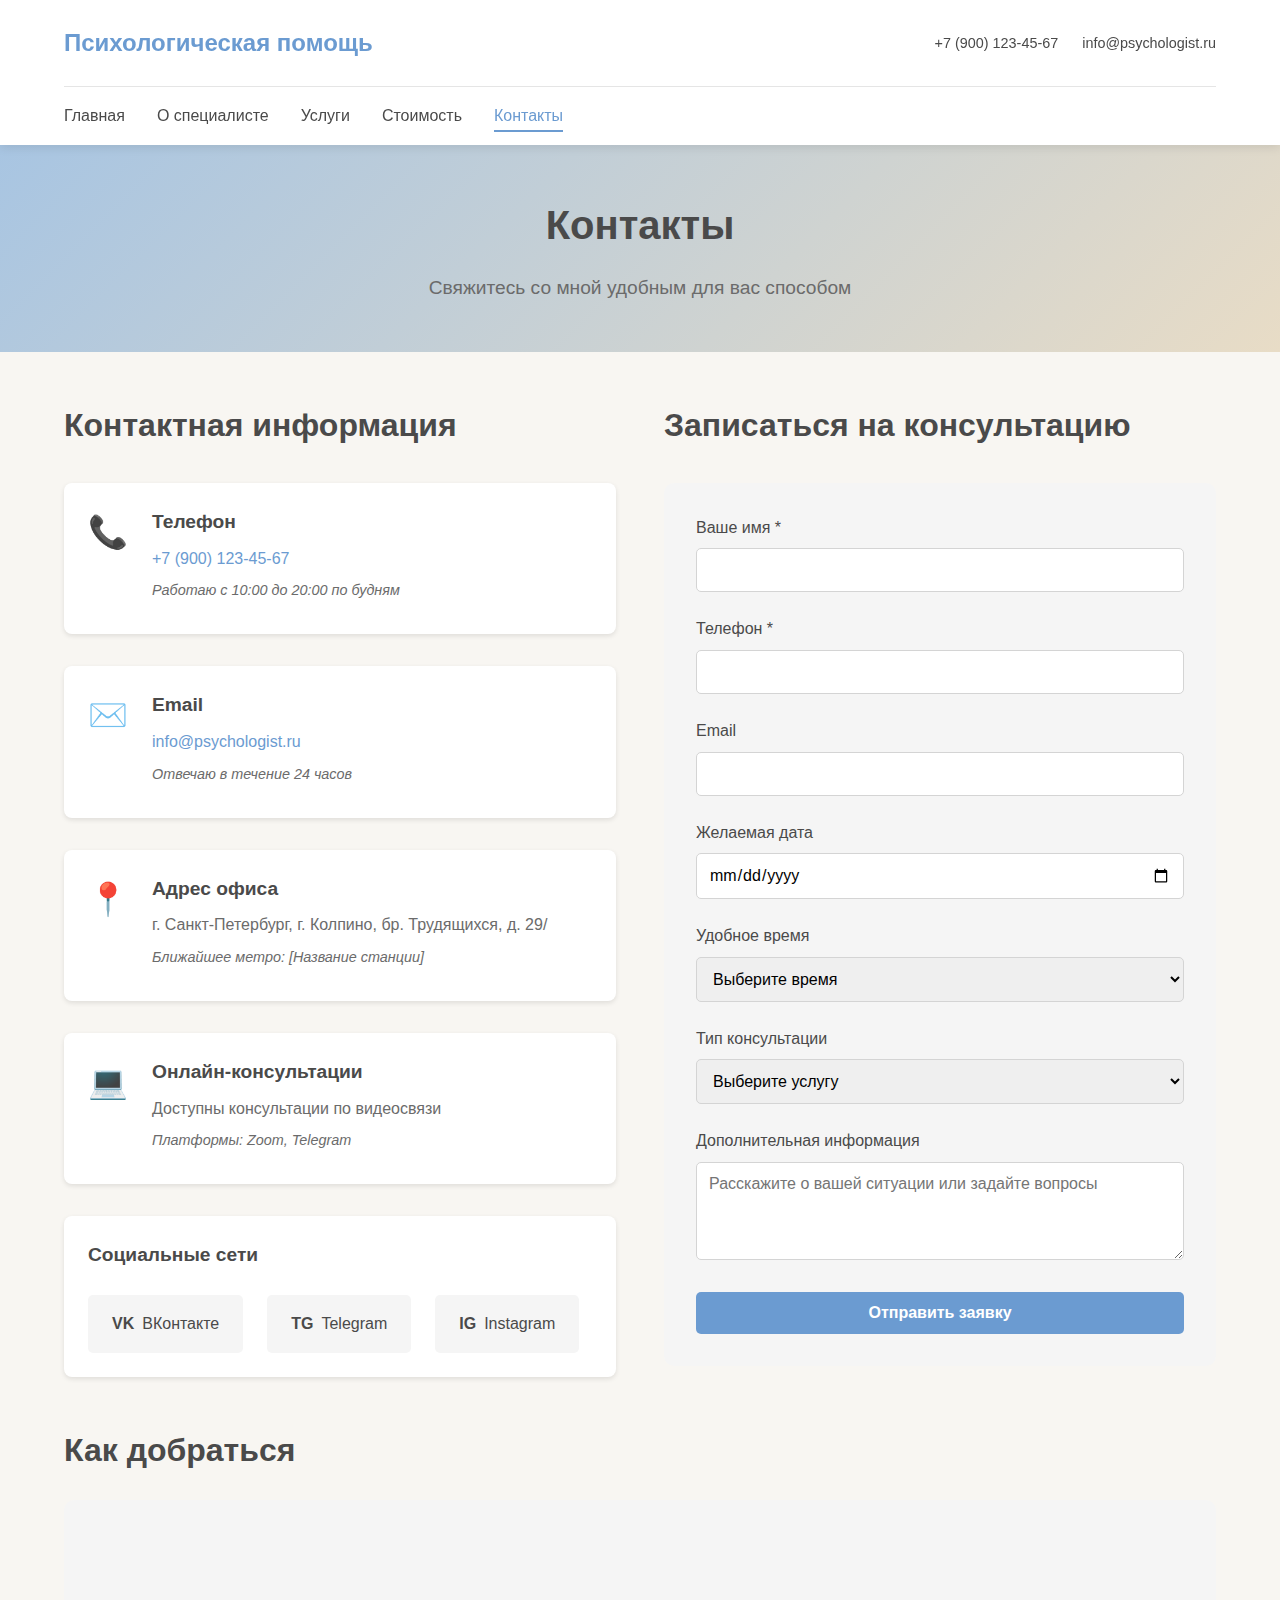
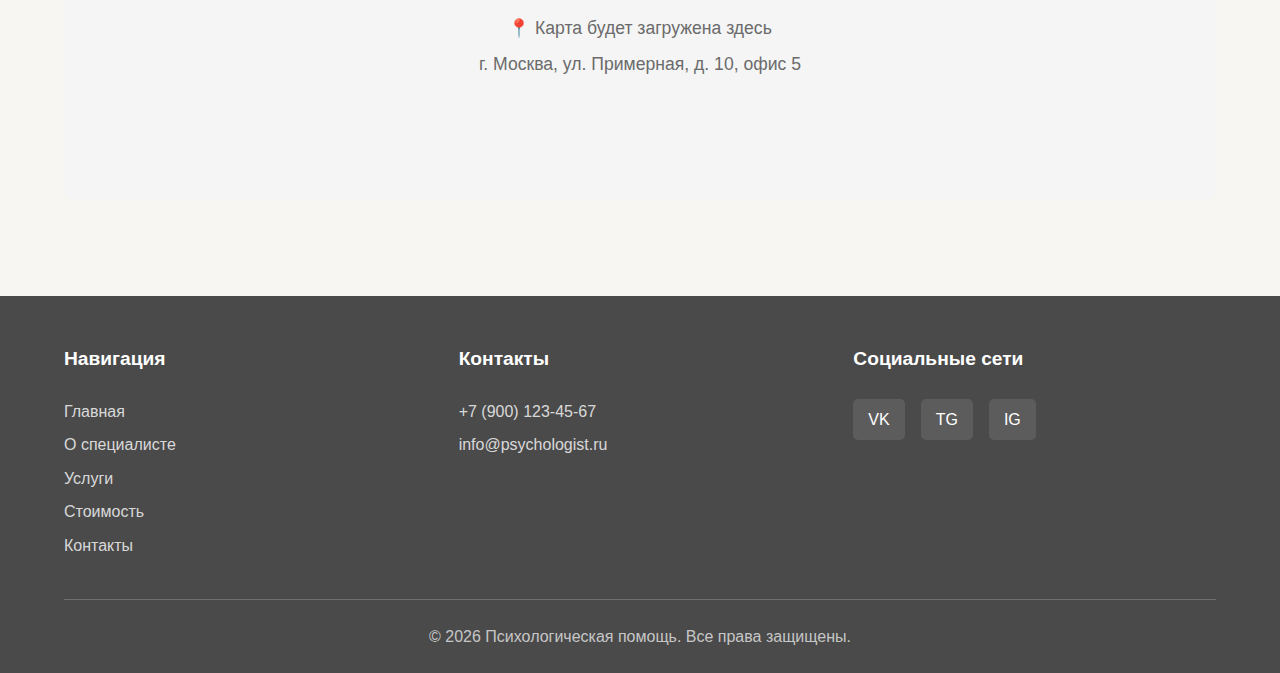
<file: contacts.html>
<!DOCTYPE html>
<html lang="ru">
<head>
    <meta charset="UTF-8">
    <meta name="viewport" content="width=device-width, initial-scale=1.0">
    <title>Контакты | Психологическая помощь</title>
    <link rel="stylesheet" href="styles.css">
</head>
<body>
    <!-- Шапка сайта -->
    <header class="header">
        <div class="container">
            <div class="header-top">
                <div class="logo">
                    <h1>Психологическая помощь</h1>
                </div>
                <div class="header-contacts">
                    <a href="tel:+79001234567" class="contact-link">+7 (900) 123-45-67</a>
                    <a href="mailto:info@psychologist.ru" class="contact-link">info@psychologist.ru</a>
                </div>
            </div>
            <nav class="navigation">
                <ul class="nav-menu">
                    <li><a href="index.html">Главная</a></li>
                    <li><a href="about.html">О специалисте</a></li>
                    <li><a href="services.html">Услуги</a></li>
                    <li><a href="pricing.html">Стоимость</a></li>
                    <li><a href="contacts.html" class="active">Контакты</a></li>
                </ul>
            </nav>
        </div>
    </header>

    <!-- Основной контент -->
    <main>
        <section class="page-header">
            <div class="container">
                <h1 class="page-title">Контакты</h1>
                <p class="page-subtitle">Свяжитесь со мной удобным для вас способом</p>
            </div>
        </section>

        <section class="contacts-content">
            <div class="container">
                <div class="contacts-wrapper">
                    <!-- Контактная информация -->
                    <div class="contact-info">
                        <h2>Контактная информация</h2>
                        
                        <div class="contact-item">
                            <div class="contact-icon">📞</div>
                            <div class="contact-details">
                                <h3>Телефон</h3>
                                <p><a href="tel:+79001234567">+7 (900) 123-45-67</a></p>
                                <p class="contact-note">Работаю с 10:00 до 20:00 по будням</p>
                            </div>
                        </div>

                        <div class="contact-item">
                            <div class="contact-icon">✉️</div>
                            <div class="contact-details">
                                <h3>Email</h3>
                                <p><a href="mailto:info@psychologist.ru">info@psychologist.ru</a></p>
                                <p class="contact-note">Отвечаю в течение 24 часов</p>
                            </div>
                        </div>

                        <div class="contact-item">
                            <div class="contact-icon">📍</div>
                            <div class="contact-details">
                                <h3>Адрес офиса</h3>
                                <p>г. Санкт-Петербург, г. Колпино, бр. Трудящихся, д. 29/</p>
                                <p class="contact-note">Ближайшее метро: [Название станции]</p>
                            </div>
                        </div>

                        <div class="contact-item">
                            <div class="contact-icon">💻</div>
                            <div class="contact-details">
                                <h3>Онлайн-консультации</h3>
                                <p>Доступны консультации по видеосвязи</p>
                                <p class="contact-note">Платформы: Zoom, Telegram</p>
                            </div>
                        </div>

                        <!-- Социальные сети -->
                        <div class="social-section">
                            <h3>Социальные сети</h3>
                            <div class="social-links-large">
                                <a href="#" class="social-link-large" target="_blank">
                                    <span class="social-icon">VK</span>
                                    <span>ВКонтакте</span>
                                </a>
                                <a href="#" class="social-link-large" target="_blank">
                                    <span class="social-icon">TG</span>
                                    <span>Telegram</span>
                                </a>
                                <a href="#" class="social-link-large" target="_blank">
                                    <span class="social-icon">IG</span>
                                    <span>Instagram</span>
                                </a>
                            </div>
                        </div>
                    </div>

                    <!-- Форма записи -->
                    <div class="contact-form-wrapper">
                        <h2>Записаться на консультацию</h2>
                        <form class="contact-form" id="appointmentForm">
                            <div class="form-group">
                                <label for="appointment-name">Ваше имя *</label>
                                <input type="text" id="appointment-name" name="name" required>
                            </div>
                            <div class="form-group">
                                <label for="appointment-phone">Телефон *</label>
                                <input type="tel" id="appointment-phone" name="phone" required>
                            </div>
                            <div class="form-group">
                                <label for="appointment-email">Email</label>
                                <input type="email" id="appointment-email" name="email">
                            </div>
                            <div class="form-group">
                                <label for="appointment-date">Желаемая дата</label>
                                <input type="date" id="appointment-date" name="date">
                            </div>
                            <div class="form-group">
                                <label for="appointment-time">Удобное время</label>
                                <select id="appointment-time" name="time">
                                    <option value="">Выберите время</option>
                                    <option value="10:00">10:00</option>
                                    <option value="11:00">11:00</option>
                                    <option value="12:00">12:00</option>
                                    <option value="13:00">13:00</option>
                                    <option value="14:00">14:00</option>
                                    <option value="15:00">15:00</option>
                                    <option value="16:00">16:00</option>
                                    <option value="17:00">17:00</option>
                                    <option value="18:00">18:00</option>
                                    <option value="19:00">19:00</option>
                                </select>
                            </div>
                            <div class="form-group">
                                <label for="appointment-service">Тип консультации</label>
                                <select id="appointment-service" name="service">
                                    <option value="">Выберите услугу</option>
                                    <option value="individual">Индивидуальная консультация</option>
                                    <option value="family">Семейная терапия</option>
                                    <option value="group">Групповая терапия</option>
                                    <option value="online">Онлайн-консультация</option>
                                </select>
                            </div>
                            <div class="form-group">
                                <label for="appointment-message">Дополнительная информация</label>
                                <textarea id="appointment-message" name="message" rows="4" placeholder="Расскажите о вашей ситуации или задайте вопросы"></textarea>
                            </div>
                            <button type="submit" class="btn btn-primary btn-block">Отправить заявку</button>
                        </form>
                    </div>
                </div>

                <!-- Карта (заглушка) -->
                <div class="map-section">
                    <h2>Как добраться</h2>
                    <div class="map-placeholder">
                        <p>📍 Карта будет загружена здесь</p>
                        <p>г. Москва, ул. Примерная, д. 10, офис 5</p>
                        <!-- Здесь можно вставить код карты Яндекс.Карт или Google Maps -->
                    </div>
                </div>
            </div>
        </section>
    </main>

    <!-- Футер -->
    <footer class="footer">
        <div class="container">
            <div class="footer-content">
                <div class="footer-section">
                    <h3>Навигация</h3>
                    <ul class="footer-links">
                        <li><a href="index.html">Главная</a></li>
                        <li><a href="about.html">О специалисте</a></li>
                        <li><a href="services.html">Услуги</a></li>
                        <li><a href="pricing.html">Стоимость</a></li>
                        <li><a href="contacts.html">Контакты</a></li>
                    </ul>
                </div>
                <div class="footer-section">
                    <h3>Контакты</h3>
                    <ul class="footer-links">
                        <li><a href="tel:+79001234567">+7 (900) 123-45-67</a></li>
                        <li><a href="mailto:info@psychologist.ru">info@psychologist.ru</a></li>
                    </ul>
                </div>
                <div class="footer-section">
                    <h3>Социальные сети</h3>
                    <div class="social-links">
                        <a href="#" class="social-link" target="_blank" aria-label="ВКонтакте">VK</a>
                        <a href="#" class="social-link" target="_blank" aria-label="Telegram">TG</a>
                        <a href="#" class="social-link" target="_blank" aria-label="Instagram">IG</a>
                    </div>
                </div>
            </div>
            <div class="footer-bottom">
                <p>&copy; 2026 Психологическая помощь. Все права защищены.</p>
            </div>
        </div>
    </footer>

    <script src="script.js"></script>
</body>
</html>
</file>
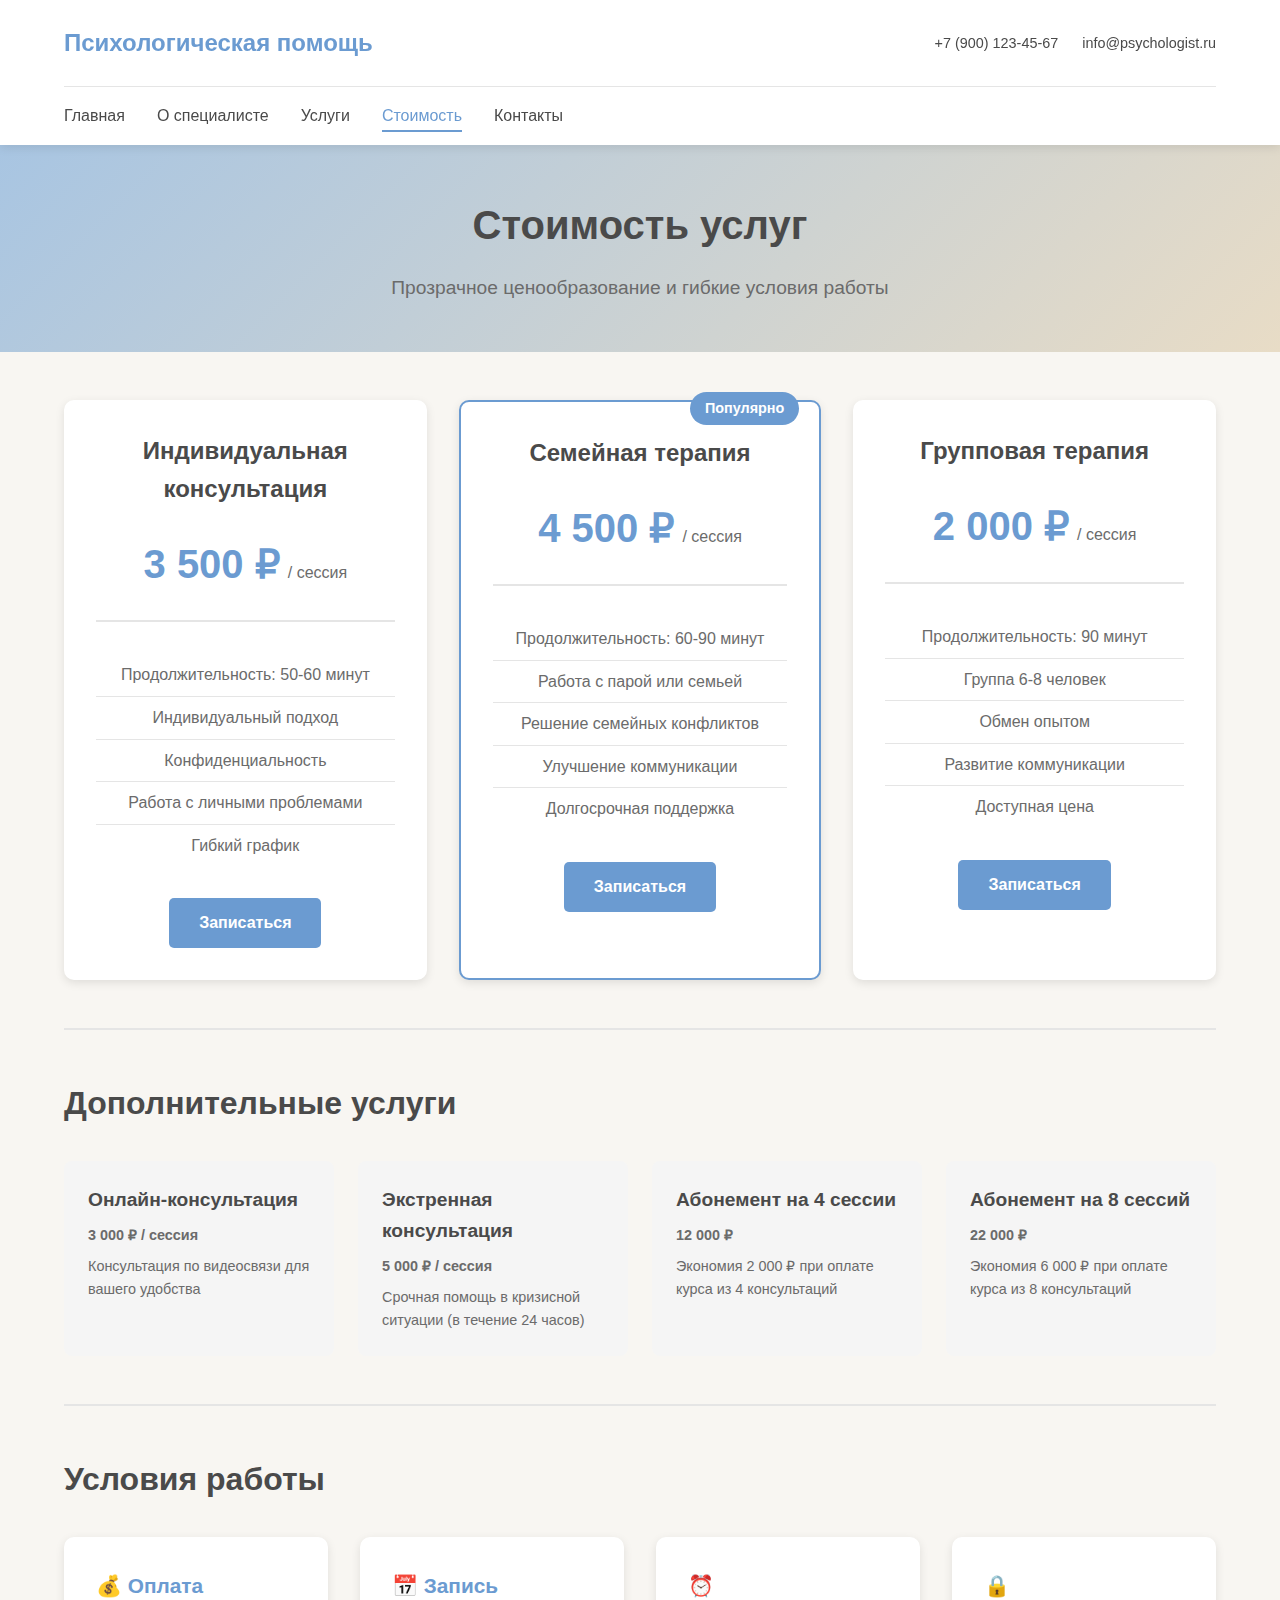
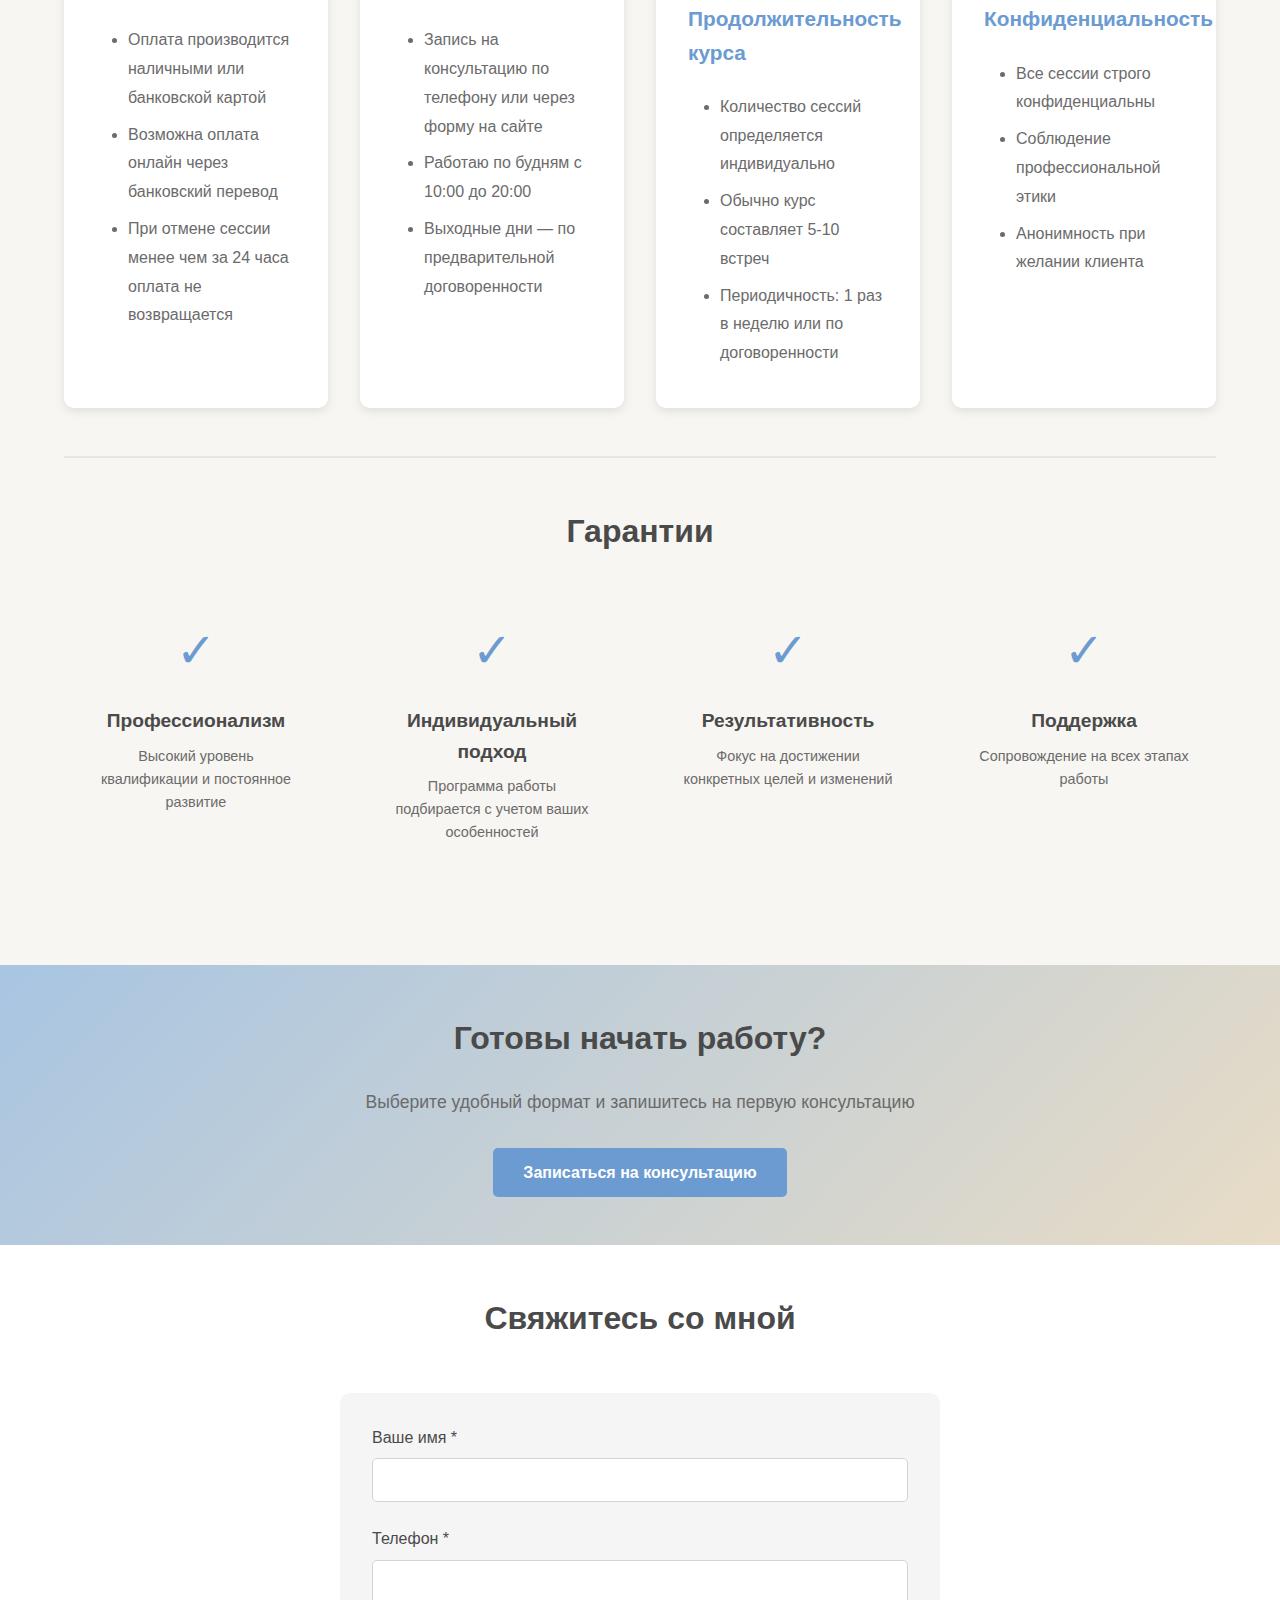
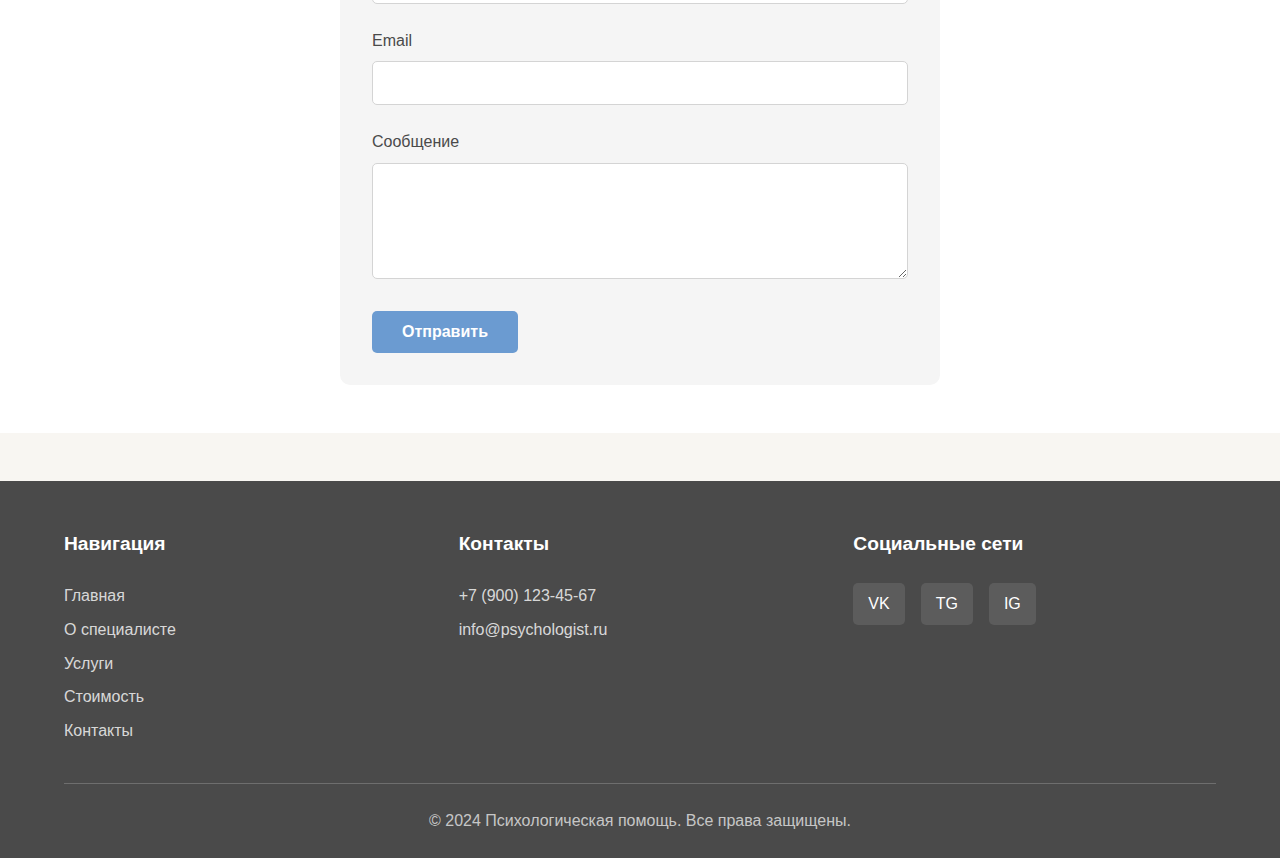
<file: pricing.html>
<!DOCTYPE html>
<html lang="ru">
<head>
    <meta charset="UTF-8">
    <meta name="viewport" content="width=device-width, initial-scale=1.0">
    <title>Стоимость | Психологическая помощь</title>
    <link rel="stylesheet" href="styles.css">
</head>
<body>
    <!-- Шапка сайта -->
    <header class="header">
        <div class="container">
            <div class="header-top">
                <div class="logo">
                    <h1>Психологическая помощь</h1>
                </div>
                <div class="header-contacts">
                    <a href="tel:+79001234567" class="contact-link">+7 (900) 123-45-67</a>
                    <a href="mailto:info@psychologist.ru" class="contact-link">info@psychologist.ru</a>
                </div>
            </div>
            <nav class="navigation">
                <ul class="nav-menu">
                    <li><a href="index.html">Главная</a></li>
                    <li><a href="about.html">О специалисте</a></li>
                    <li><a href="services.html">Услуги</a></li>
                    <li><a href="pricing.html" class="active">Стоимость</a></li>
                    <li><a href="contacts.html">Контакты</a></li>
                </ul>
            </nav>
        </div>
    </header>

    <!-- Основной контент -->
    <main>
        <section class="page-header">
            <div class="container">
                <h1 class="page-title">Стоимость услуг</h1>
                <p class="page-subtitle">Прозрачное ценообразование и гибкие условия работы</p>
            </div>
        </section>

        <section class="pricing-content">
            <div class="container">
                <div class="pricing-grid">
                    <!-- Индивидуальная консультация -->
                    <div class="pricing-card">
                        <div class="pricing-header">
                            <h2>Индивидуальная консультация</h2>
                            <div class="price">
                                <span class="price-amount">3 500 ₽</span>
                                <span class="price-period">/ сессия</span>
                            </div>
                        </div>
                        <div class="pricing-body">
                            <ul class="pricing-features">
                                <li>Продолжительность: 50-60 минут</li>
                                <li>Индивидуальный подход</li>
                                <li>Конфиденциальность</li>
                                <li>Работа с личными проблемами</li>
                                <li>Гибкий график</li>
                            </ul>
                            <a href="contacts.html" class="btn btn-primary">Записаться</a>
                        </div>
                    </div>

                    <!-- Семейная терапия -->
                    <div class="pricing-card featured">
                        <div class="pricing-badge">Популярно</div>
                        <div class="pricing-header">
                            <h2>Семейная терапия</h2>
                            <div class="price">
                                <span class="price-amount">4 500 ₽</span>
                                <span class="price-period">/ сессия</span>
                            </div>
                        </div>
                        <div class="pricing-body">
                            <ul class="pricing-features">
                                <li>Продолжительность: 60-90 минут</li>
                                <li>Работа с парой или семьей</li>
                                <li>Решение семейных конфликтов</li>
                                <li>Улучшение коммуникации</li>
                                <li>Долгосрочная поддержка</li>
                            </ul>
                            <a href="contacts.html" class="btn btn-primary">Записаться</a>
                        </div>
                    </div>

                    <!-- Групповая терапия -->
                    <div class="pricing-card">
                        <div class="pricing-header">
                            <h2>Групповая терапия</h2>
                            <div class="price">
                                <span class="price-amount">2 000 ₽</span>
                                <span class="price-period">/ сессия</span>
                            </div>
                        </div>
                        <div class="pricing-body">
                            <ul class="pricing-features">
                                <li>Продолжительность: 90 минут</li>
                                <li>Группа 6-8 человек</li>
                                <li>Обмен опытом</li>
                                <li>Развитие коммуникации</li>
                                <li>Доступная цена</li>
                            </ul>
                            <a href="contacts.html" class="btn btn-primary">Записаться</a>
                        </div>
                    </div>
                </div>

                <!-- Дополнительные услуги -->
                <div class="additional-services">
                    <h2>Дополнительные услуги</h2>
                    <div class="services-list">
                        <div class="service-item">
                            <h3>Онлайн-консультация</h3>
                            <p class="service-price">3 000 ₽ / сессия</p>
                            <p>Консультация по видеосвязи для вашего удобства</p>
                        </div>
                        <div class="service-item">
                            <h3>Экстренная консультация</h3>
                            <p class="service-price">5 000 ₽ / сессия</p>
                            <p>Срочная помощь в кризисной ситуации (в течение 24 часов)</p>
                        </div>
                        <div class="service-item">
                            <h3>Абонемент на 4 сессии</h3>
                            <p class="service-price">12 000 ₽</p>
                            <p>Экономия 2 000 ₽ при оплате курса из 4 консультаций</p>
                        </div>
                        <div class="service-item">
                            <h3>Абонемент на 8 сессий</h3>
                            <p class="service-price">22 000 ₽</p>
                            <p>Экономия 6 000 ₽ при оплате курса из 8 консультаций</p>
                        </div>
                    </div>
                </div>

                <!-- Условия работы -->
                <div class="conditions">
                    <h2>Условия работы</h2>
                    <div class="conditions-grid">
                        <div class="condition-item">
                            <h3>💰 Оплата</h3>
                            <ul>
                                <li>Оплата производится наличными или банковской картой</li>
                                <li>Возможна оплата онлайн через банковский перевод</li>
                                <li>При отмене сессии менее чем за 24 часа оплата не возвращается</li>
                            </ul>
                        </div>
                        <div class="condition-item">
                            <h3>📅 Запись</h3>
                            <ul>
                                <li>Запись на консультацию по телефону или через форму на сайте</li>
                                <li>Работаю по будням с 10:00 до 20:00</li>
                                <li>Выходные дни — по предварительной договоренности</li>
                            </ul>
                        </div>
                        <div class="condition-item">
                            <h3>⏰ Продолжительность курса</h3>
                            <ul>
                                <li>Количество сессий определяется индивидуально</li>
                                <li>Обычно курс составляет 5-10 встреч</li>
                                <li>Периодичность: 1 раз в неделю или по договоренности</li>
                            </ul>
                        </div>
                        <div class="condition-item">
                            <h3>🔒 Конфиденциальность</h3>
                            <ul>
                                <li>Все сессии строго конфиденциальны</li>
                                <li>Соблюдение профессиональной этики</li>
                                <li>Анонимность при желании клиента</li>
                            </ul>
                        </div>
                    </div>
                </div>

                <!-- Гарантии -->
                <div class="guarantees">
                    <h2>Гарантии</h2>
                    <div class="guarantees-list">
                        <div class="guarantee-item">
                            <div class="guarantee-icon">✓</div>
                            <h3>Профессионализм</h3>
                            <p>Высокий уровень квалификации и постоянное развитие</p>
                        </div>
                        <div class="guarantee-item">
                            <div class="guarantee-icon">✓</div>
                            <h3>Индивидуальный подход</h3>
                            <p>Программа работы подбирается с учетом ваших особенностей</p>
                        </div>
                        <div class="guarantee-item">
                            <div class="guarantee-icon">✓</div>
                            <h3>Результативность</h3>
                            <p>Фокус на достижении конкретных целей и изменений</p>
                        </div>
                        <div class="guarantee-item">
                            <div class="guarantee-icon">✓</div>
                            <h3>Поддержка</h3>
                            <p>Сопровождение на всех этапах работы</p>
                        </div>
                    </div>
                </div>
            </div>
        </section>

        <section class="cta-section">
            <div class="container">
                <h2>Готовы начать работу?</h2>
                <p>Выберите удобный формат и запишитесь на первую консультацию</p>
                <a href="contacts.html" class="btn btn-primary">Записаться на консультацию</a>
            </div>
        </section>

        <!-- Форма обратной связи -->
        <section class="contact-form-section">
            <div class="container">
                <h2 class="section-title">Свяжитесь со мной</h2>
                <form class="contact-form" id="contactForm">
                    <div class="form-group">
                        <label for="name">Ваше имя *</label>
                        <input type="text" id="name" name="name" required>
                    </div>
                    <div class="form-group">
                        <label for="phone">Телефон *</label>
                        <input type="tel" id="phone" name="phone" required>
                    </div>
                    <div class="form-group">
                        <label for="email">Email</label>
                        <input type="email" id="email" name="email">
                    </div>
                    <div class="form-group">
                        <label for="message">Сообщение</label>
                        <textarea id="message" name="message" rows="5"></textarea>
                    </div>
                    <button type="submit" class="btn btn-primary">Отправить</button>
                </form>
            </div>
        </section>
    </main>

    <!-- Футер -->
    <footer class="footer">
        <div class="container">
            <div class="footer-content">
                <div class="footer-section">
                    <h3>Навигация</h3>
                    <ul class="footer-links">
                        <li><a href="index.html">Главная</a></li>
                        <li><a href="about.html">О специалисте</a></li>
                        <li><a href="services.html">Услуги</a></li>
                        <li><a href="pricing.html">Стоимость</a></li>
                        <li><a href="contacts.html">Контакты</a></li>
                    </ul>
                </div>
                <div class="footer-section">
                    <h3>Контакты</h3>
                    <ul class="footer-links">
                        <li><a href="tel:+79001234567">+7 (900) 123-45-67</a></li>
                        <li><a href="mailto:info@psychologist.ru">info@psychologist.ru</a></li>
                    </ul>
                </div>
                <div class="footer-section">
                    <h3>Социальные сети</h3>
                    <div class="social-links">
                        <a href="#" class="social-link" target="_blank" aria-label="ВКонтакте">VK</a>
                        <a href="#" class="social-link" target="_blank" aria-label="Telegram">TG</a>
                        <a href="#" class="social-link" target="_blank" aria-label="Instagram">IG</a>
                    </div>
                </div>
            </div>
            <div class="footer-bottom">
                <p>&copy; 2024 Психологическая помощь. Все права защищены.</p>
            </div>
        </div>
    </footer>

    <script src="script.js"></script>
</body>
</html>
</file>
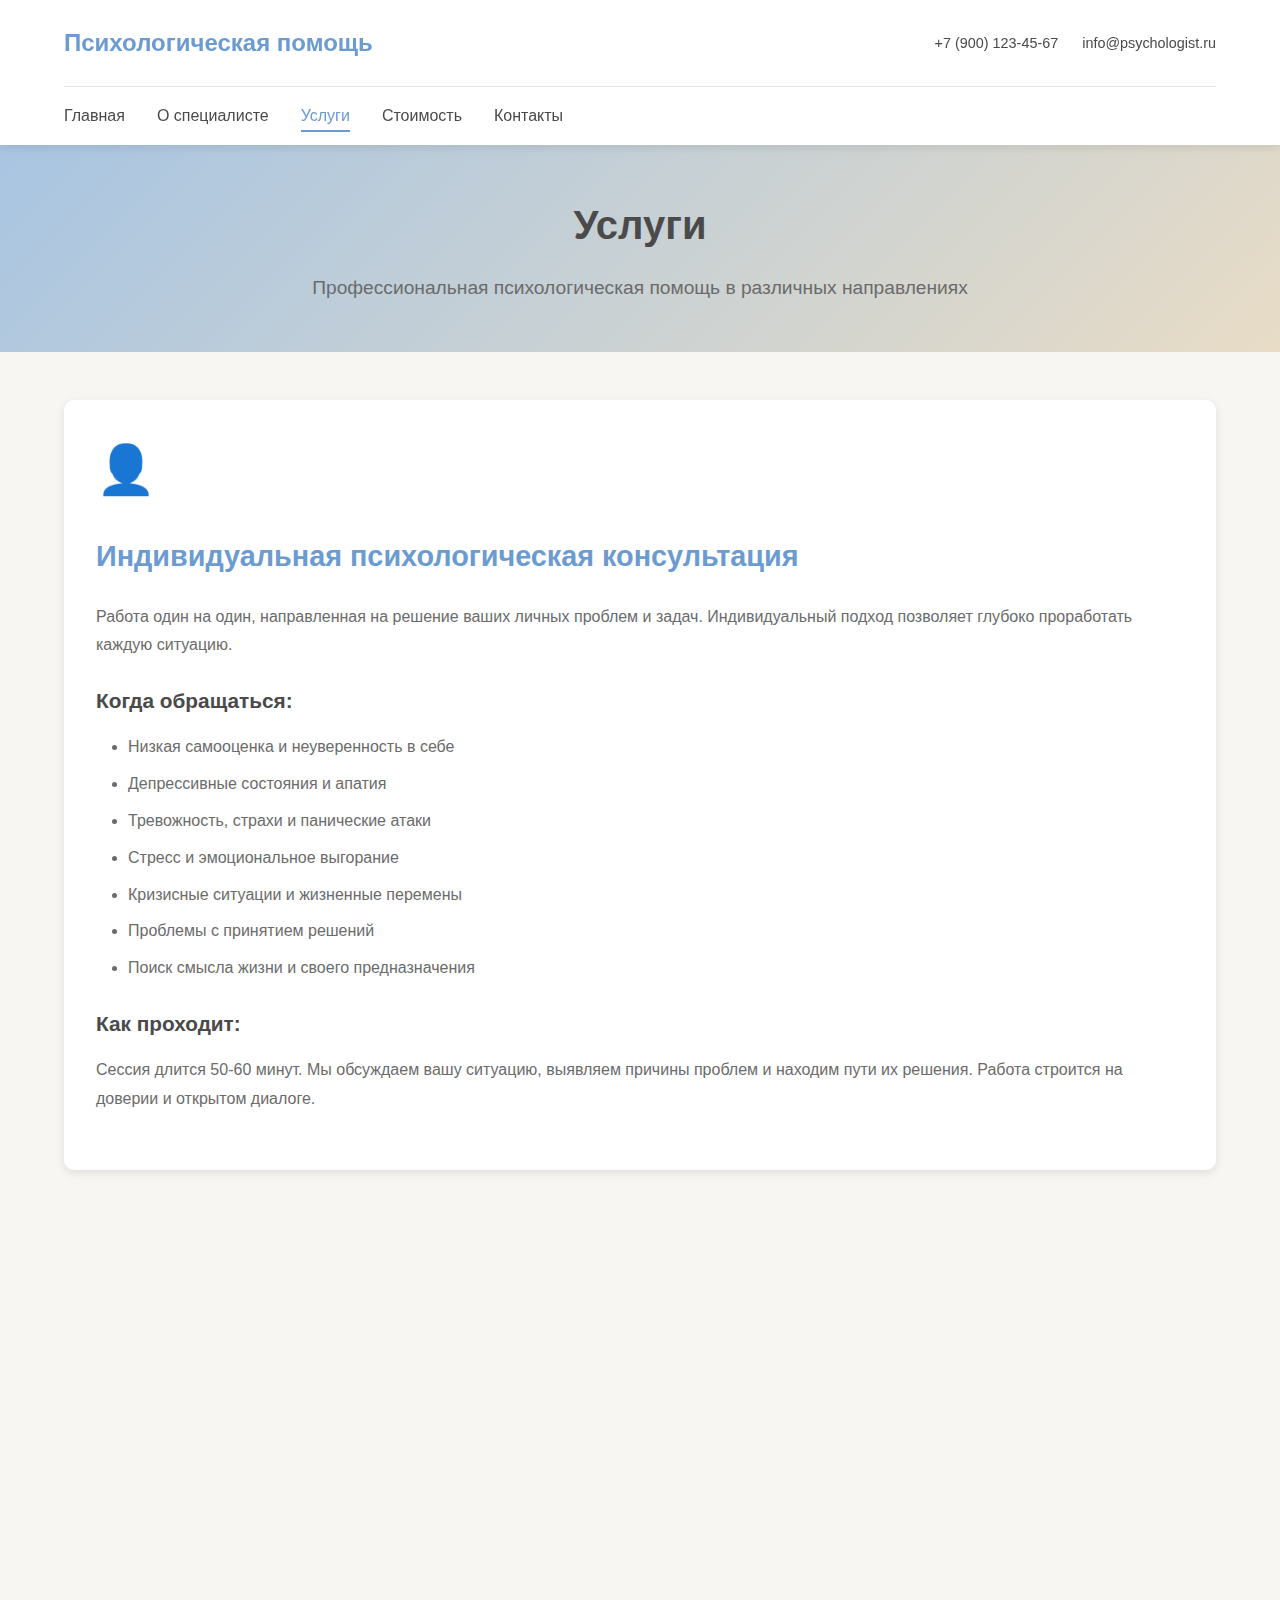
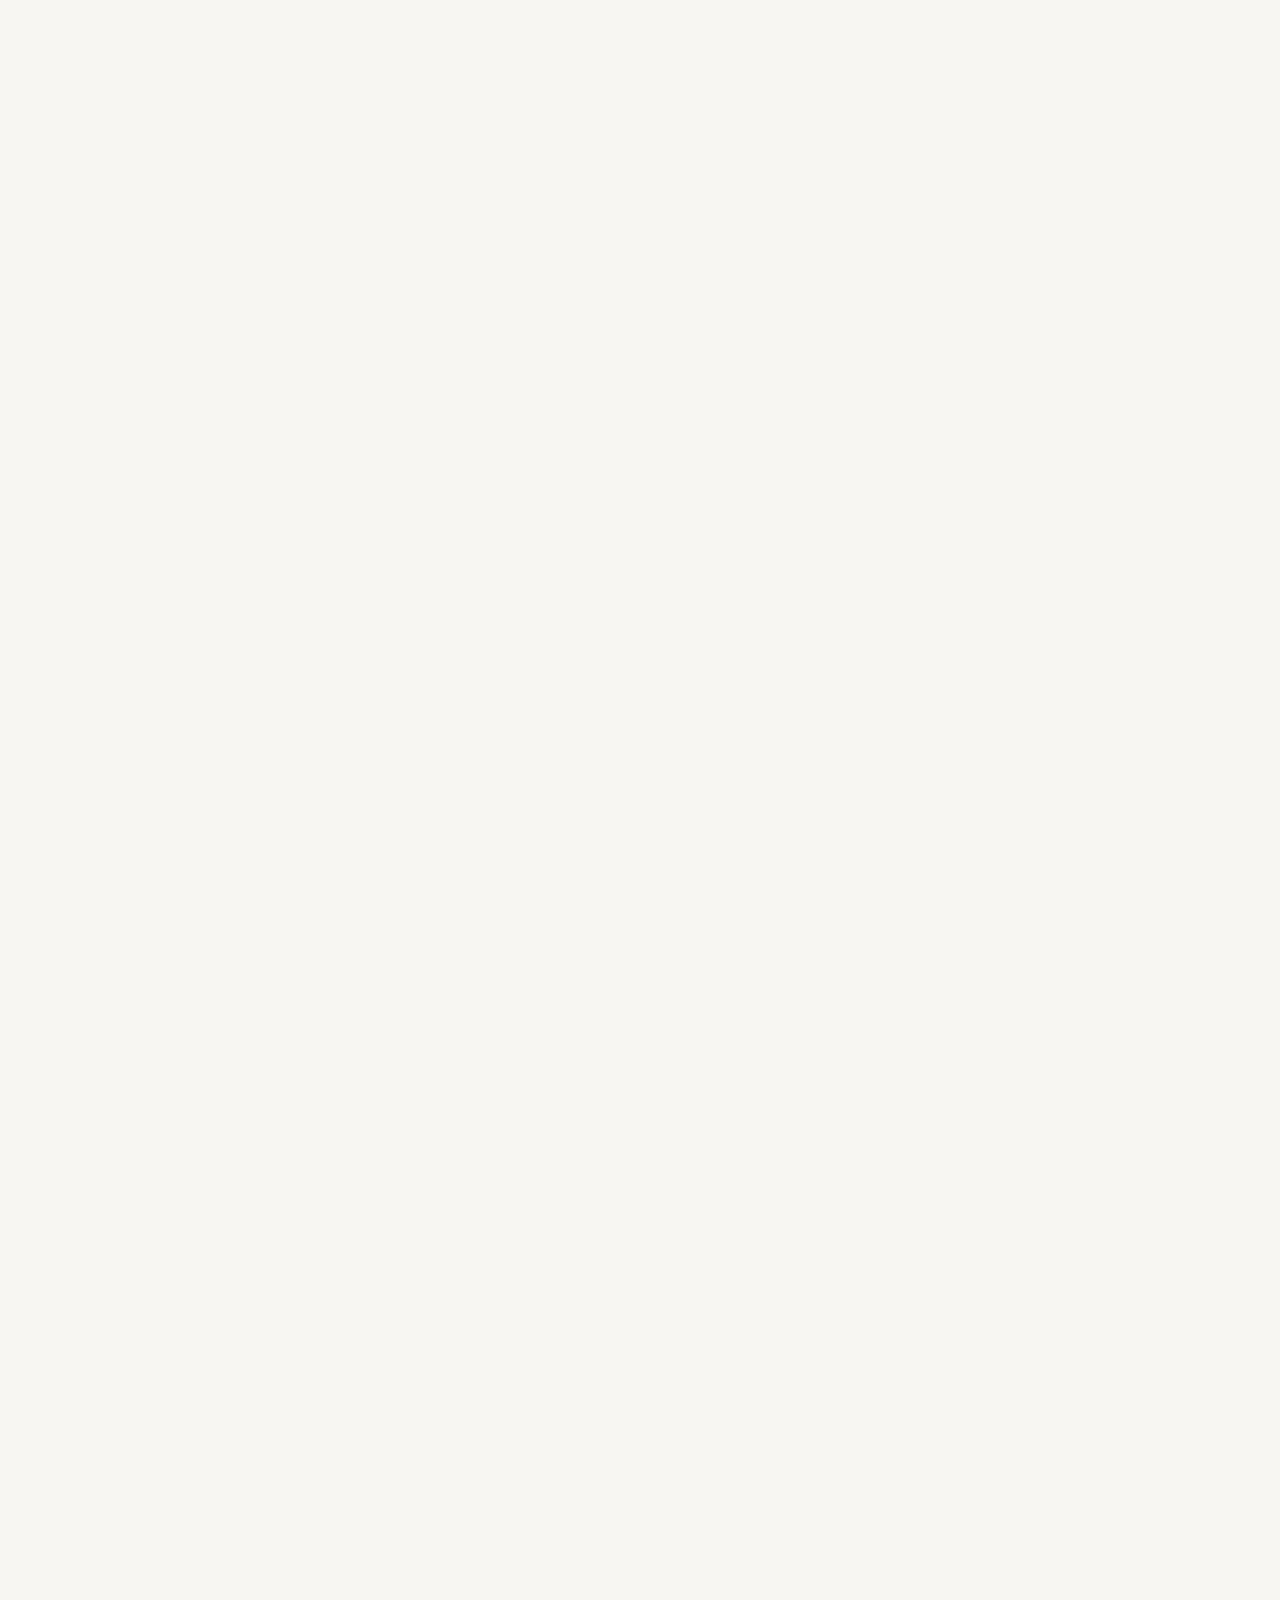
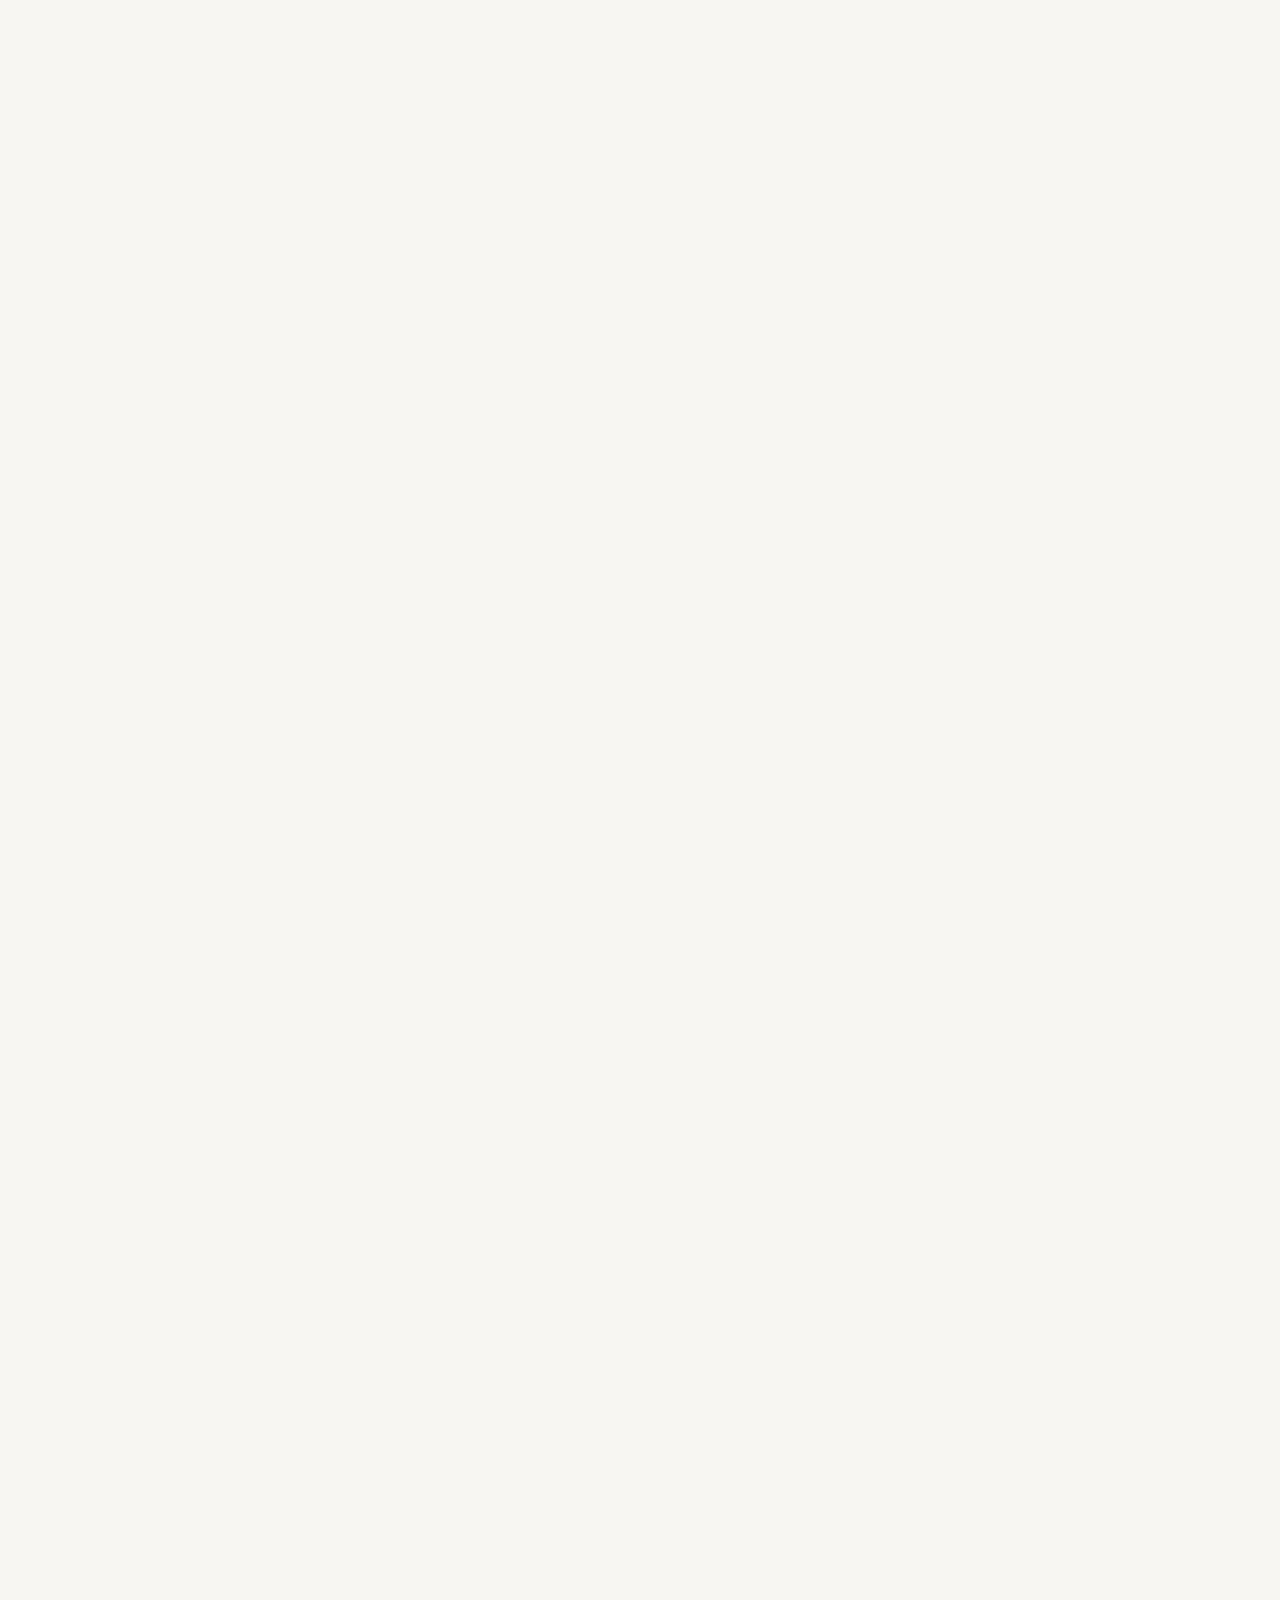
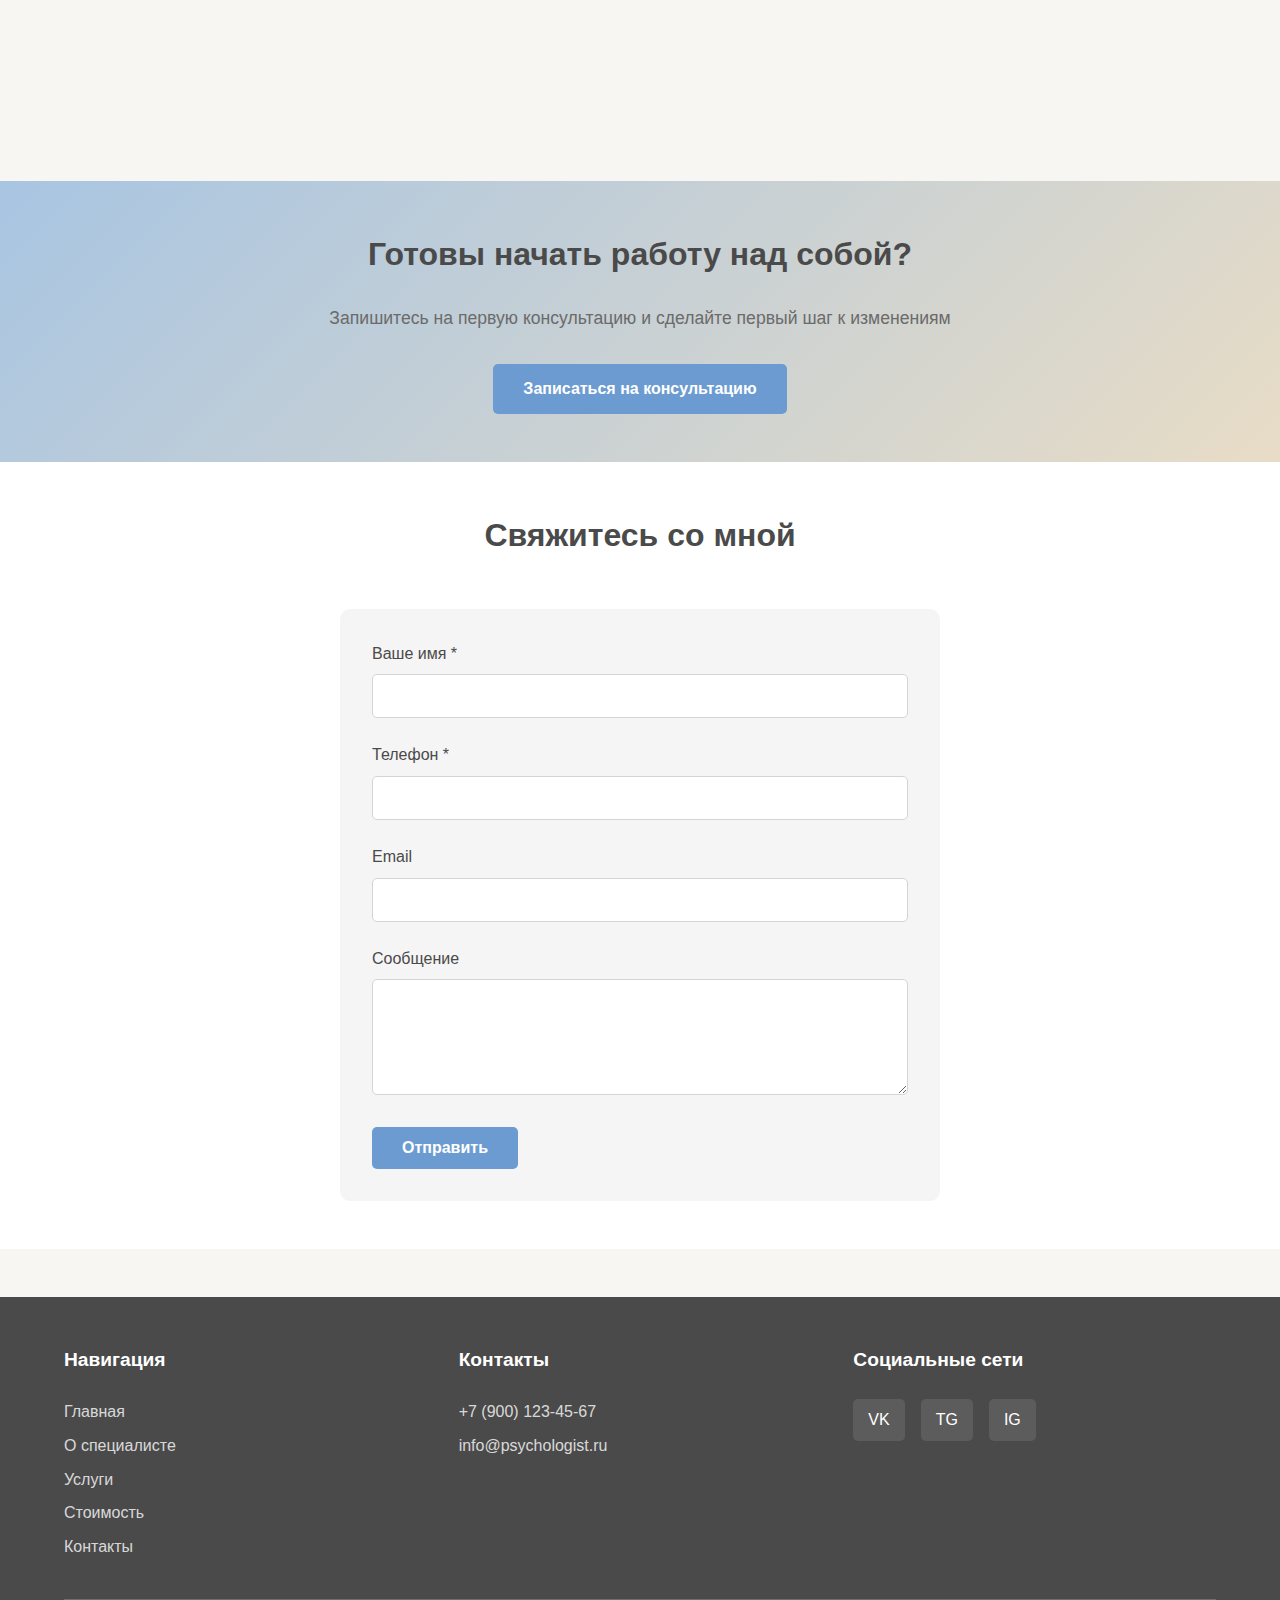
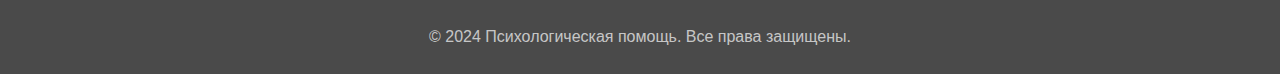
<file: services.html>
<!DOCTYPE html>
<html lang="ru">
<head>
    <meta charset="UTF-8">
    <meta name="viewport" content="width=device-width, initial-scale=1.0">
    <title>Услуги | Психологическая помощь</title>
    <link rel="stylesheet" href="styles.css">
</head>
<body>
    <!-- Шапка сайта -->
    <header class="header">
        <div class="container">
            <div class="header-top">
                <div class="logo">
                    <h1>Психологическая помощь</h1>
                </div>
                <div class="header-contacts">
                    <a href="tel:+79001234567" class="contact-link">+7 (900) 123-45-67</a>
                    <a href="mailto:info@psychologist.ru" class="contact-link">info@psychologist.ru</a>
                </div>
            </div>
            <nav class="navigation">
                <ul class="nav-menu">
                    <li><a href="index.html">Главная</a></li>
                    <li><a href="about.html">О специалисте</a></li>
                    <li><a href="services.html" class="active">Услуги</a></li>
                    <li><a href="pricing.html">Стоимость</a></li>
                    <li><a href="contacts.html">Контакты</a></li>
                </ul>
            </nav>
        </div>
    </header>

    <!-- Основной контент -->
    <main>
        <section class="page-header">
            <div class="container">
                <h1 class="page-title">Услуги</h1>
                <p class="page-subtitle">Профессиональная психологическая помощь в различных направлениях</p>
            </div>
        </section>

        <section class="services-content">
            <div class="container">
                <!-- Индивидуальная консультация -->
                <div class="service-card">
                    <div class="service-icon">👤</div>
                    <h2>Индивидуальная психологическая консультация</h2>
                    <p>Работа один на один, направленная на решение ваших личных проблем и задач. Индивидуальный подход позволяет глубоко проработать каждую ситуацию.</p>
                    <h3>Когда обращаться:</h3>
                    <ul>
                        <li>Низкая самооценка и неуверенность в себе</li>
                        <li>Депрессивные состояния и апатия</li>
                        <li>Тревожность, страхи и панические атаки</li>
                        <li>Стресс и эмоциональное выгорание</li>
                        <li>Кризисные ситуации и жизненные перемены</li>
                        <li>Проблемы с принятием решений</li>
                        <li>Поиск смысла жизни и своего предназначения</li>
                    </ul>
                    <h3>Как проходит:</h3>
                    <p>Сессия длится 50-60 минут. Мы обсуждаем вашу ситуацию, выявляем причины проблем и находим пути их решения. Работа строится на доверии и открытом диалоге.</p>
                </div>

                <!-- Семейная терапия -->
                <div class="service-card">
                    <div class="service-icon">👨‍👩‍👧‍👦</div>
                    <h2>Семейная психотерапия</h2>
                    <p>Работа с семейными парами и семьями для улучшения взаимоотношений и решения конфликтов.</p>
                    <h3>Когда обращаться:</h3>
                    <ul>
                        <li>Конфликты между супругами</li>
                        <li>Проблемы в отношениях с детьми</li>
                        <li>Сложности в общении между членами семьи</li>
                        <li>Кризисные периоды в отношениях</li>
                        <li>Проблемы с распределением ролей в семье</li>
                        <li>Подготовка к браку или разводу</li>
                    </ul>
                    <h3>Как проходит:</h3>
                    <p>Сессии могут проходить как с участием всех членов семьи, так и с отдельными парами. Продолжительность — 60-90 минут. Фокус на улучшении коммуникации и понимании потребностей каждого.</p>
                </div>

                <!-- Работа с отношениями -->
                <div class="service-card">
                    <div class="service-icon">💑</div>
                    <h2>Консультирование по вопросам отношений</h2>
                    <p>Помощь в построении здоровых и гармоничных отношений с партнером.</p>
                    <h3>Когда обращаться:</h3>
                    <ul>
                        <li>Сложности в общении с партнером</li>
                        <li>Непонимание и конфликты</li>
                        <li>Ревность и недоверие</li>
                        <li>Проблемы с интимностью</li>
                        <li>Страх близости или одиночества</li>
                        <li>Повторяющиеся сценарии в отношениях</li>
                    </ul>
                    <h3>Как проходит:</h3>
                    <p>Работа может проводиться индивидуально или в паре. Мы исследуем паттерны поведения, учимся выражать чувства и потребности, находим способы улучшения отношений.</p>
                </div>

                <!-- Профессиональные вопросы -->
                <div class="service-card">
                    <div class="service-icon">💼</div>
                    <h2>Профессиональное консультирование</h2>
                    <p>Помощь в решении рабочих вопросов и профессионального развития.</p>
                    <h3>Когда обращаться:</h3>
                    <ul>
                        <li>Профессиональное выгорание</li>
                        <li>Конфликты на рабочем месте</li>
                        <li>Стресс от перегрузок</li>
                        <li>Поиск призвания и смены деятельности</li>
                        <li>Проблемы с мотивацией</li>
                        <li>Сложности в общении с коллегами и начальством</li>
                        <li>Карьерное планирование</li>
                    </ul>
                    <h3>Как проходит:</h3>
                    <p>Индивидуальные сессии, направленные на выявление причин профессиональных трудностей и поиск решений. Работа с мотивацией, целеполаганием и управлением стрессом.</p>
                </div>

                <!-- Работа с тревогой и страхами -->
                <div class="service-card">
                    <div class="service-icon">😰</div>
                    <h2>Работа с тревогой и страхами</h2>
                    <p>Специализированная помощь при тревожных расстройствах, фобиях и панических атаках.</p>
                    <h3>Когда обращаться:</h3>
                    <ul>
                        <li>Постоянное чувство тревоги</li>
                        <li>Панические атаки</li>
                        <li>Социофобия и страх общения</li>
                        <li>Специфические фобии (страх высоты, закрытых пространств и др.)</li>
                        <li>Обсессивно-компульсивные расстройства</li>
                        <li>Посттравматический стресс</li>
                    </ul>
                    <h3>Как проходит:</h3>
                    <p>Используются методы когнитивно-поведенческой терапии для работы с тревожными мыслями и поведением. Постепенное снижение уровня тревоги и обучение техникам саморегуляции.</p>
                </div>

                <!-- Групповая терапия -->
                <div class="service-card">
                    <div class="service-icon">👥</div>
                    <h2>Групповая психотерапия</h2>
                    <p>Работа в группе для развития коммуникативных навыков и получения поддержки.</p>
                    <h3>Преимущества групповой работы:</h3>
                    <ul>
                        <li>Обмен опытом с другими участниками</li>
                        <li>Развитие навыков общения</li>
                        <li>Получение обратной связи</li>
                        <li>Снижение чувства изоляции</li>
                        <li>Более доступная стоимость</li>
                    </ul>
                    <h3>Как проходит:</h3>
                    <p>Группы формируются по темам (работа со страхами, отношения, личностный рост). Продолжительность сессии — 90 минут. Группа состоит из 6-8 участников.</p>
                </div>
            </div>
        </section>

        <section class="cta-section">
            <div class="container">
                <h2>Готовы начать работу над собой?</h2>
                <p>Запишитесь на первую консультацию и сделайте первый шаг к изменениям</p>
                <a href="contacts.html" class="btn btn-primary">Записаться на консультацию</a>
            </div>
        </section>

        <!-- Форма обратной связи -->
        <section class="contact-form-section">
            <div class="container">
                <h2 class="section-title">Свяжитесь со мной</h2>
                <form class="contact-form" id="contactForm">
                    <div class="form-group">
                        <label for="name">Ваше имя *</label>
                        <input type="text" id="name" name="name" required>
                    </div>
                    <div class="form-group">
                        <label for="phone">Телефон *</label>
                        <input type="tel" id="phone" name="phone" required>
                    </div>
                    <div class="form-group">
                        <label for="email">Email</label>
                        <input type="email" id="email" name="email">
                    </div>
                    <div class="form-group">
                        <label for="message">Сообщение</label>
                        <textarea id="message" name="message" rows="5"></textarea>
                    </div>
                    <button type="submit" class="btn btn-primary">Отправить</button>
                </form>
            </div>
        </section>
    </main>

    <!-- Футер -->
    <footer class="footer">
        <div class="container">
            <div class="footer-content">
                <div class="footer-section">
                    <h3>Навигация</h3>
                    <ul class="footer-links">
                        <li><a href="index.html">Главная</a></li>
                        <li><a href="about.html">О специалисте</a></li>
                        <li><a href="services.html">Услуги</a></li>
                        <li><a href="pricing.html">Стоимость</a></li>
                        <li><a href="contacts.html">Контакты</a></li>
                    </ul>
                </div>
                <div class="footer-section">
                    <h3>Контакты</h3>
                    <ul class="footer-links">
                        <li><a href="tel:+79001234567">+7 (900) 123-45-67</a></li>
                        <li><a href="mailto:info@psychologist.ru">info@psychologist.ru</a></li>
                    </ul>
                </div>
                <div class="footer-section">
                    <h3>Социальные сети</h3>
                    <div class="social-links">
                        <a href="#" class="social-link" target="_blank" aria-label="ВКонтакте">VK</a>
                        <a href="#" class="social-link" target="_blank" aria-label="Telegram">TG</a>
                        <a href="#" class="social-link" target="_blank" aria-label="Instagram">IG</a>
                    </div>
                </div>
            </div>
            <div class="footer-bottom">
                <p>&copy; 2024 Психологическая помощь. Все права защищены.</p>
            </div>
        </div>
    </footer>

    <script src="script.js"></script>
</body>
</html>
</file>
<file: styles.css>
/* Общие стили */
* {
    margin: 0;
    padding: 0;
    box-sizing: border-box;
}

:root {
    /* Нейтральная цветовая палитра */
    --color-primary: #6B9BD1; /* Светло-голубой */
    --color-primary-dark: #5a8bc0;
    --color-secondary: #E8DCC6; /* Бежевый */
    --color-accent: #A8C5E2; /* Светло-голубой акцент */
    --color-text: #4A4A4A; /* Темно-серый */
    --color-text-light: #6B6B6B;
    --color-bg: #F8F6F2; /* Светло-бежевый фон */
    --color-white: #FFFFFF;
    --color-gray: #E5E5E5;
    --color-gray-light: #F5F5F5;
    --color-border: #D4D4D4;
    
    /* Отступы */
    --spacing-xs: 0.5rem;
    --spacing-sm: 1rem;
    --spacing-md: 1.5rem;
    --spacing-lg: 2rem;
    --spacing-xl: 3rem;
    
    /* Шрифты */
    --font-main: 'Segoe UI', Tahoma, Geneva, Verdana, sans-serif;
}

body {
    font-family: var(--font-main);
    color: var(--color-text);
    background-color: var(--color-bg);
    line-height: 1.6;
}

.container {
    max-width: 1200px;
    margin: 0 auto;
    padding: 0 var(--spacing-md);
}

img {
    max-width: 100%;
    height: auto;
    display: block;
}

.img-responsive {
    width: 100%;
    height: auto;
    border-radius: 8px;
}

a {
    text-decoration: none;
    color: inherit;
    transition: color 0.3s ease;
}

a:hover {
    color: var(--color-primary);
}

ul {
    list-style: none;
}

/* Шапка сайта */
.header {
    background-color: var(--color-white);
    box-shadow: 0 2px 10px rgba(0, 0, 0, 0.1);
    position: sticky;
    top: 0;
    z-index: 1000;
}

.header-top {
    display: flex;
    justify-content: space-between;
    align-items: center;
    padding: var(--spacing-md) 0;
    border-bottom: 1px solid var(--color-gray);
}

.logo h1 {
    font-size: 1.5rem;
    color: var(--color-primary);
    font-weight: 600;
}

.header-contacts {
    display: flex;
    gap: var(--spacing-md);
}

.contact-link {
    color: var(--color-text);
    font-size: 0.9rem;
}

.contact-link:hover {
    color: var(--color-primary);
}

.navigation {
    padding: var(--spacing-sm) 0;
}

.nav-menu {
    display: flex;
    gap: var(--spacing-lg);
    flex-wrap: wrap;
}

.nav-menu a {
    color: var(--color-text);
    font-weight: 500;
    padding: var(--spacing-xs) 0;
    position: relative;
}

.nav-menu a:hover,
.nav-menu a.active {
    color: var(--color-primary);
}

.nav-menu a.active::after {
    content: '';
    position: absolute;
    bottom: 0;
    left: 0;
    right: 0;
    height: 2px;
    background-color: var(--color-primary);
}

/* Главный блок (Hero) */
.hero {
    background: linear-gradient(135deg, var(--color-accent) 0%, var(--color-secondary) 100%);
    padding: var(--spacing-xl) 0;
    margin-bottom: var(--spacing-xl);
}

.hero .container {
    display: grid;
    grid-template-columns: 1fr 1fr;
    gap: var(--spacing-xl);
    align-items: center;
}

.hero-title {
    font-size: 2.5rem;
    color: var(--color-text);
    margin-bottom: var(--spacing-md);
    font-weight: 700;
}

.hero-subtitle {
    font-size: 1.3rem;
    color: var(--color-text);
    margin-bottom: var(--spacing-md);
    font-weight: 500;
}

.hero-text {
    font-size: 1.1rem;
    color: var(--color-text-light);
    margin-bottom: var(--spacing-lg);
    line-height: 1.8;
}

.hero-buttons {
    display: flex;
    gap: var(--spacing-md);
    flex-wrap: wrap;
}

.hero-image img {
    box-shadow: 0 10px 30px rgba(0, 0, 0, 0.2);
}

/* Кнопки */
.btn {
    display: inline-block;
    padding: 12px 30px;
    border-radius: 5px;
    font-weight: 600;
    text-align: center;
    transition: all 0.3s ease;
    border: none;
    cursor: pointer;
    font-size: 1rem;
}

.btn-primary {
    background-color: var(--color-primary);
    color: var(--color-white);
}

.btn-primary:hover {
    background-color: var(--color-primary-dark);
    color: var(--color-white);
    transform: translateY(-2px);
    box-shadow: 0 5px 15px rgba(107, 157, 209, 0.3);
}

.btn-secondary {
    background-color: var(--color-white);
    color: var(--color-primary);
    border: 2px solid var(--color-primary);
}

.btn-secondary:hover {
    background-color: var(--color-primary);
    color: var(--color-white);
}

.btn-block {
    width: 100%;
}

/* Секции */
.section-title {
    font-size: 2rem;
    text-align: center;
    margin-bottom: var(--spacing-xl);
    color: var(--color-text);
    font-weight: 700;
}

.text-center {
    text-align: center;
    margin-top: var(--spacing-lg);
}

/* Преимущества */
.advantages {
    padding: var(--spacing-xl) 0;
    background-color: var(--color-white);
}

.advantages-grid {
    display: grid;
    grid-template-columns: repeat(auto-fit, minmax(250px, 1fr));
    gap: var(--spacing-lg);
}

.advantage-card {
    background-color: var(--color-gray-light);
    padding: var(--spacing-lg);
    border-radius: 10px;
    text-align: center;
    transition: transform 0.3s ease, box-shadow 0.3s ease;
}

.advantage-card:hover {
    transform: translateY(-5px);
    box-shadow: 0 10px 25px rgba(0, 0, 0, 0.1);
}

.advantage-icon {
    font-size: 3rem;
    margin-bottom: var(--spacing-md);
}

.advantage-card h3 {
    font-size: 1.3rem;
    margin-bottom: var(--spacing-sm);
    color: var(--color-text);
}

.advantage-card p {
    color: var(--color-text-light);
    line-height: 1.6;
}

/* Направления работы */
.directions {
    padding: var(--spacing-xl) 0;
}

.directions-list {
    display: grid;
    grid-template-columns: repeat(auto-fit, minmax(300px, 1fr));
    gap: var(--spacing-lg);
    margin-bottom: var(--spacing-lg);
}

.direction-item {
    background-color: var(--color-white);
    padding: var(--spacing-lg);
    border-radius: 10px;
    box-shadow: 0 3px 10px rgba(0, 0, 0, 0.1);
}

.direction-item h3 {
    font-size: 1.5rem;
    margin-bottom: var(--spacing-md);
    color: var(--color-primary);
}

.direction-item ul {
    list-style: disc;
    padding-left: var(--spacing-lg);
    color: var(--color-text-light);
}

.direction-item li {
    margin-bottom: var(--spacing-xs);
    line-height: 1.8;
}

/* Форма обратной связи */
.contact-form-section {
    padding: var(--spacing-xl) 0;
    background-color: var(--color-white);
}

.contact-form {
    max-width: 600px;
    margin: 0 auto;
    background-color: var(--color-gray-light);
    padding: var(--spacing-lg);
    border-radius: 10px;
}

.form-group {
    margin-bottom: var(--spacing-md);
}

.form-group label {
    display: block;
    margin-bottom: var(--spacing-xs);
    font-weight: 500;
    color: var(--color-text);
}

.form-group input,
.form-group textarea,
.form-group select {
    width: 100%;
    padding: 12px;
    border: 1px solid var(--color-border);
    border-radius: 5px;
    font-family: var(--font-main);
    font-size: 1rem;
    transition: border-color 0.3s ease;
}

.form-group input:focus,
.form-group textarea:focus,
.form-group select:focus {
    outline: none;
    border-color: var(--color-primary);
    box-shadow: 0 0 0 3px rgba(107, 157, 209, 0.1);
}

.form-group textarea {
    resize: vertical;
}

/* Страницы */
.page-header {
    background: linear-gradient(135deg, var(--color-accent) 0%, var(--color-secondary) 100%);
    padding: var(--spacing-xl) 0;
    text-align: center;
}

.page-title {
    font-size: 2.5rem;
    color: var(--color-text);
    margin-bottom: var(--spacing-sm);
    font-weight: 700;
}

.page-subtitle {
    font-size: 1.2rem;
    color: var(--color-text-light);
}

/* О специалисте */
.about-content {
    padding: var(--spacing-xl) 0;
}

.about-wrapper {
    display: grid;
    grid-template-columns: 1fr 2fr;
    gap: var(--spacing-xl);
    align-items: start;
}

.about-image img {
    border-radius: 10px;
    box-shadow: 0 10px 30px rgba(0, 0, 0, 0.2);
}

.about-text h2 {
    font-size: 2rem;
    color: var(--color-primary);
    margin-bottom: var(--spacing-md);
}

.about-text h3 {
    font-size: 1.5rem;
    color: var(--color-text);
    margin-top: var(--spacing-lg);
    margin-bottom: var(--spacing-md);
}

.about-text p {
    margin-bottom: var(--spacing-md);
    color: var(--color-text-light);
    line-height: 1.8;
}

.about-text ul {
    list-style: disc;
    padding-left: var(--spacing-lg);
    margin-bottom: var(--spacing-md);
    color: var(--color-text-light);
}

.about-text li {
    margin-bottom: var(--spacing-xs);
    line-height: 1.8;
}

.about-cta {
    margin-top: var(--spacing-lg);
}

/* Услуги */
.services-content {
    padding: var(--spacing-xl) 0;
}

.service-card {
    background-color: var(--color-white);
    padding: var(--spacing-lg);
    border-radius: 10px;
    margin-bottom: var(--spacing-lg);
    box-shadow: 0 3px 10px rgba(0, 0, 0, 0.1);
}

.service-icon {
    font-size: 3rem;
    margin-bottom: var(--spacing-md);
}

.service-card h2 {
    font-size: 1.8rem;
    color: var(--color-primary);
    margin-bottom: var(--spacing-md);
}

.service-card h3 {
    font-size: 1.3rem;
    color: var(--color-text);
    margin-top: var(--spacing-md);
    margin-bottom: var(--spacing-sm);
}

.service-card p {
    color: var(--color-text-light);
    line-height: 1.8;
    margin-bottom: var(--spacing-md);
}

.service-card ul {
    list-style: disc;
    padding-left: var(--spacing-lg);
    color: var(--color-text-light);
}

.service-card li {
    margin-bottom: var(--spacing-xs);
    line-height: 1.8;
}

/* Стоимость */
.pricing-content {
    padding: var(--spacing-xl) 0;
}

.pricing-grid {
    display: grid;
    grid-template-columns: repeat(auto-fit, minmax(300px, 1fr));
    gap: var(--spacing-lg);
    margin-bottom: var(--spacing-xl);
}

.pricing-card {
    background-color: var(--color-white);
    border-radius: 10px;
    padding: var(--spacing-lg);
    box-shadow: 0 3px 10px rgba(0, 0, 0, 0.1);
    position: relative;
    transition: transform 0.3s ease, box-shadow 0.3s ease;
}

.pricing-card:hover {
    transform: translateY(-5px);
    box-shadow: 0 10px 25px rgba(0, 0, 0, 0.15);
}

.pricing-card.featured {
    border: 2px solid var(--color-primary);
}

.pricing-badge {
    position: absolute;
    top: -10px;
    right: 20px;
    background-color: var(--color-primary);
    color: var(--color-white);
    padding: 5px 15px;
    border-radius: 20px;
    font-size: 0.9rem;
    font-weight: 600;
}

.pricing-header {
    text-align: center;
    margin-bottom: var(--spacing-lg);
    padding-bottom: var(--spacing-md);
    border-bottom: 2px solid var(--color-gray);
}

.pricing-header h2 {
    font-size: 1.5rem;
    color: var(--color-text);
    margin-bottom: var(--spacing-md);
}

.price {
    display: flex;
    align-items: baseline;
    justify-content: center;
    gap: var(--spacing-xs);
}

.price-amount {
    font-size: 2.5rem;
    font-weight: 700;
    color: var(--color-primary);
}

.price-period {
    font-size: 1rem;
    color: var(--color-text-light);
}

.pricing-features {
    list-style: none;
    padding: 0;
    margin-bottom: var(--spacing-lg);
}

.pricing-features li {
    padding: var(--spacing-xs) 0;
    color: var(--color-text-light);
    border-bottom: 1px solid var(--color-gray);
}

.pricing-features li:last-child {
    border-bottom: none;
}

.pricing-body {
    text-align: center;
}

.additional-services {
    margin-top: var(--spacing-xl);
    padding-top: var(--spacing-xl);
    border-top: 2px solid var(--color-gray);
}

.additional-services h2 {
    font-size: 2rem;
    margin-bottom: var(--spacing-lg);
    color: var(--color-text);
}

.services-list {
    display: grid;
    grid-template-columns: repeat(auto-fit, minmax(250px, 1fr));
    gap: var(--spacing-md);
}

.service-item {
    background-color: var(--color-gray-light);
    padding: var(--spacing-md);
    border-radius: 8px;
}

.service-item h3 {
    font-size: 1.2rem;
    color: var(--color-text);
    margin-bottom: var(--spacing-xs);
}

.service-price {
    font-size: 1.3rem;
    font-weight: 700;
    color: var(--color-primary);
    margin-bottom: var(--spacing-xs);
}

.service-item p {
    color: var(--color-text-light);
    font-size: 0.9rem;
}

.conditions {
    margin-top: var(--spacing-xl);
    padding-top: var(--spacing-xl);
    border-top: 2px solid var(--color-gray);
}

.conditions h2 {
    font-size: 2rem;
    margin-bottom: var(--spacing-lg);
    color: var(--color-text);
}

.conditions-grid {
    display: grid;
    grid-template-columns: repeat(auto-fit, minmax(250px, 1fr));
    gap: var(--spacing-lg);
}

.condition-item {
    background-color: var(--color-white);
    padding: var(--spacing-lg);
    border-radius: 10px;
    box-shadow: 0 3px 10px rgba(0, 0, 0, 0.1);
}

.condition-item h3 {
    font-size: 1.3rem;
    color: var(--color-primary);
    margin-bottom: var(--spacing-md);
}

.condition-item ul {
    list-style: disc;
    padding-left: var(--spacing-lg);
    color: var(--color-text-light);
}

.condition-item li {
    margin-bottom: var(--spacing-xs);
    line-height: 1.8;
}

.guarantees {
    margin-top: var(--spacing-xl);
    padding-top: var(--spacing-xl);
    border-top: 2px solid var(--color-gray);
}

.guarantees h2 {
    font-size: 2rem;
    margin-bottom: var(--spacing-lg);
    color: var(--color-text);
    text-align: center;
}

.guarantees-list {
    display: grid;
    grid-template-columns: repeat(auto-fit, minmax(200px, 1fr));
    gap: var(--spacing-lg);
}

.guarantee-item {
    text-align: center;
    padding: var(--spacing-md);
}

.guarantee-icon {
    font-size: 3rem;
    color: var(--color-primary);
    margin-bottom: var(--spacing-sm);
}

.guarantee-item h3 {
    font-size: 1.2rem;
    color: var(--color-text);
    margin-bottom: var(--spacing-xs);
}

.guarantee-item p {
    color: var(--color-text-light);
    font-size: 0.9rem;
}

.cta-section {
    background: linear-gradient(135deg, var(--color-accent) 0%, var(--color-secondary) 100%);
    padding: var(--spacing-xl) 0;
    text-align: center;
    margin-top: var(--spacing-xl);
}

.cta-section h2 {
    font-size: 2rem;
    color: var(--color-text);
    margin-bottom: var(--spacing-md);
}

.cta-section p {
    font-size: 1.1rem;
    color: var(--color-text-light);
    margin-bottom: var(--spacing-lg);
}

/* Контакты */
.contacts-content {
    padding: var(--spacing-xl) 0;
}

.contacts-wrapper {
    display: grid;
    grid-template-columns: 1fr 1fr;
    gap: var(--spacing-xl);
    margin-bottom: var(--spacing-xl);
}

.contact-info h2,
.contact-form-wrapper h2 {
    font-size: 2rem;
    color: var(--color-text);
    margin-bottom: var(--spacing-lg);
}

.contact-item {
    display: flex;
    gap: var(--spacing-md);
    margin-bottom: var(--spacing-lg);
    padding: var(--spacing-md);
    background-color: var(--color-white);
    border-radius: 8px;
    box-shadow: 0 2px 5px rgba(0, 0, 0, 0.1);
}

.contact-icon {
    font-size: 2rem;
    flex-shrink: 0;
}

.contact-details h3 {
    font-size: 1.2rem;
    color: var(--color-text);
    margin-bottom: var(--spacing-xs);
}

.contact-details p {
    color: var(--color-text-light);
    margin-bottom: var(--spacing-xs);
}

.contact-details a {
    color: var(--color-primary);
    font-weight: 500;
}

.contact-note {
    font-size: 0.9rem;
    color: var(--color-text-light);
    font-style: italic;
}

.social-section {
    margin-top: var(--spacing-lg);
    padding: var(--spacing-md);
    background-color: var(--color-white);
    border-radius: 8px;
    box-shadow: 0 2px 5px rgba(0, 0, 0, 0.1);
}

.social-section h3 {
    font-size: 1.2rem;
    color: var(--color-text);
    margin-bottom: var(--spacing-md);
}

.social-links-large {
    display: flex;
    gap: var(--spacing-md);
    flex-wrap: wrap;
}

.social-link-large {
    display: flex;
    align-items: center;
    gap: var(--spacing-xs);
    padding: var(--spacing-sm) var(--spacing-md);
    background-color: var(--color-gray-light);
    border-radius: 5px;
    transition: background-color 0.3s ease;
}

.social-link-large:hover {
    background-color: var(--color-primary);
    color: var(--color-white);
}

.social-icon {
    font-weight: 600;
}

.map-section {
    margin-top: var(--spacing-xl);
}

.map-section h2 {
    font-size: 2rem;
    color: var(--color-text);
    margin-bottom: var(--spacing-md);
}

.map-placeholder {
    background-color: var(--color-gray-light);
    padding: var(--spacing-xl);
    border-radius: 10px;
    text-align: center;
    min-height: 300px;
    display: flex;
    flex-direction: column;
    justify-content: center;
    align-items: center;
}

.map-placeholder p {
    color: var(--color-text-light);
    font-size: 1.1rem;
    margin-bottom: var(--spacing-xs);
}

/* Футер */
.footer {
    background-color: var(--color-text);
    color: var(--color-white);
    padding: var(--spacing-xl) 0 var(--spacing-md);
    margin-top: var(--spacing-xl);
}

.footer-content {
    display: grid;
    grid-template-columns: repeat(auto-fit, minmax(200px, 1fr));
    gap: var(--spacing-lg);
    margin-bottom: var(--spacing-lg);
}

.footer-section h3 {
    font-size: 1.2rem;
    margin-bottom: var(--spacing-md);
    color: var(--color-white);
}

.footer-links li {
    margin-bottom: var(--spacing-xs);
}

.footer-links a {
    color: rgba(255, 255, 255, 0.8);
    transition: color 0.3s ease;
}

.footer-links a:hover {
    color: var(--color-white);
}

.social-links {
    display: flex;
    gap: var(--spacing-sm);
}

.social-link {
    display: inline-block;
    padding: 8px 15px;
    background-color: rgba(255, 255, 255, 0.1);
    border-radius: 5px;
    transition: background-color 0.3s ease;
}

.social-link:hover {
    background-color: var(--color-primary);
    color: var(--color-white);
}

.footer-bottom {
    text-align: center;
    padding-top: var(--spacing-md);
    border-top: 1px solid rgba(255, 255, 255, 0.2);
    color: rgba(255, 255, 255, 0.7);
}

/* Адаптивный дизайн */
@media (max-width: 768px) {
    .hero .container {
        grid-template-columns: 1fr;
    }
    
    .hero-title {
        font-size: 2rem;
    }
    
    .hero-subtitle {
        font-size: 1.1rem;
    }
    
    .header-top {
        flex-direction: column;
        gap: var(--spacing-sm);
        text-align: center;
    }
    
    .header-contacts {
        flex-direction: column;
        gap: var(--spacing-xs);
    }
    
    .nav-menu {
        justify-content: center;
        gap: var(--spacing-md);
    }
    
    .about-wrapper {
        grid-template-columns: 1fr;
    }
    
    .contacts-wrapper {
        grid-template-columns: 1fr;
    }
    
    .pricing-grid {
        grid-template-columns: 1fr;
    }
    
    .hero-buttons {
        flex-direction: column;
    }
    
    .btn {
        width: 100%;
    }
    
    .page-title {
        font-size: 2rem;
    }
}

@media (max-width: 480px) {
    .container {
        padding: 0 var(--spacing-sm);
    }
    
    .hero-title {
        font-size: 1.8rem;
    }
    
    .section-title {
        font-size: 1.5rem;
    }
    
    .page-title {
        font-size: 1.8rem;
    }
    
    .advantages-grid,
    .directions-list {
        grid-template-columns: 1fr;
    }
}
</file>
